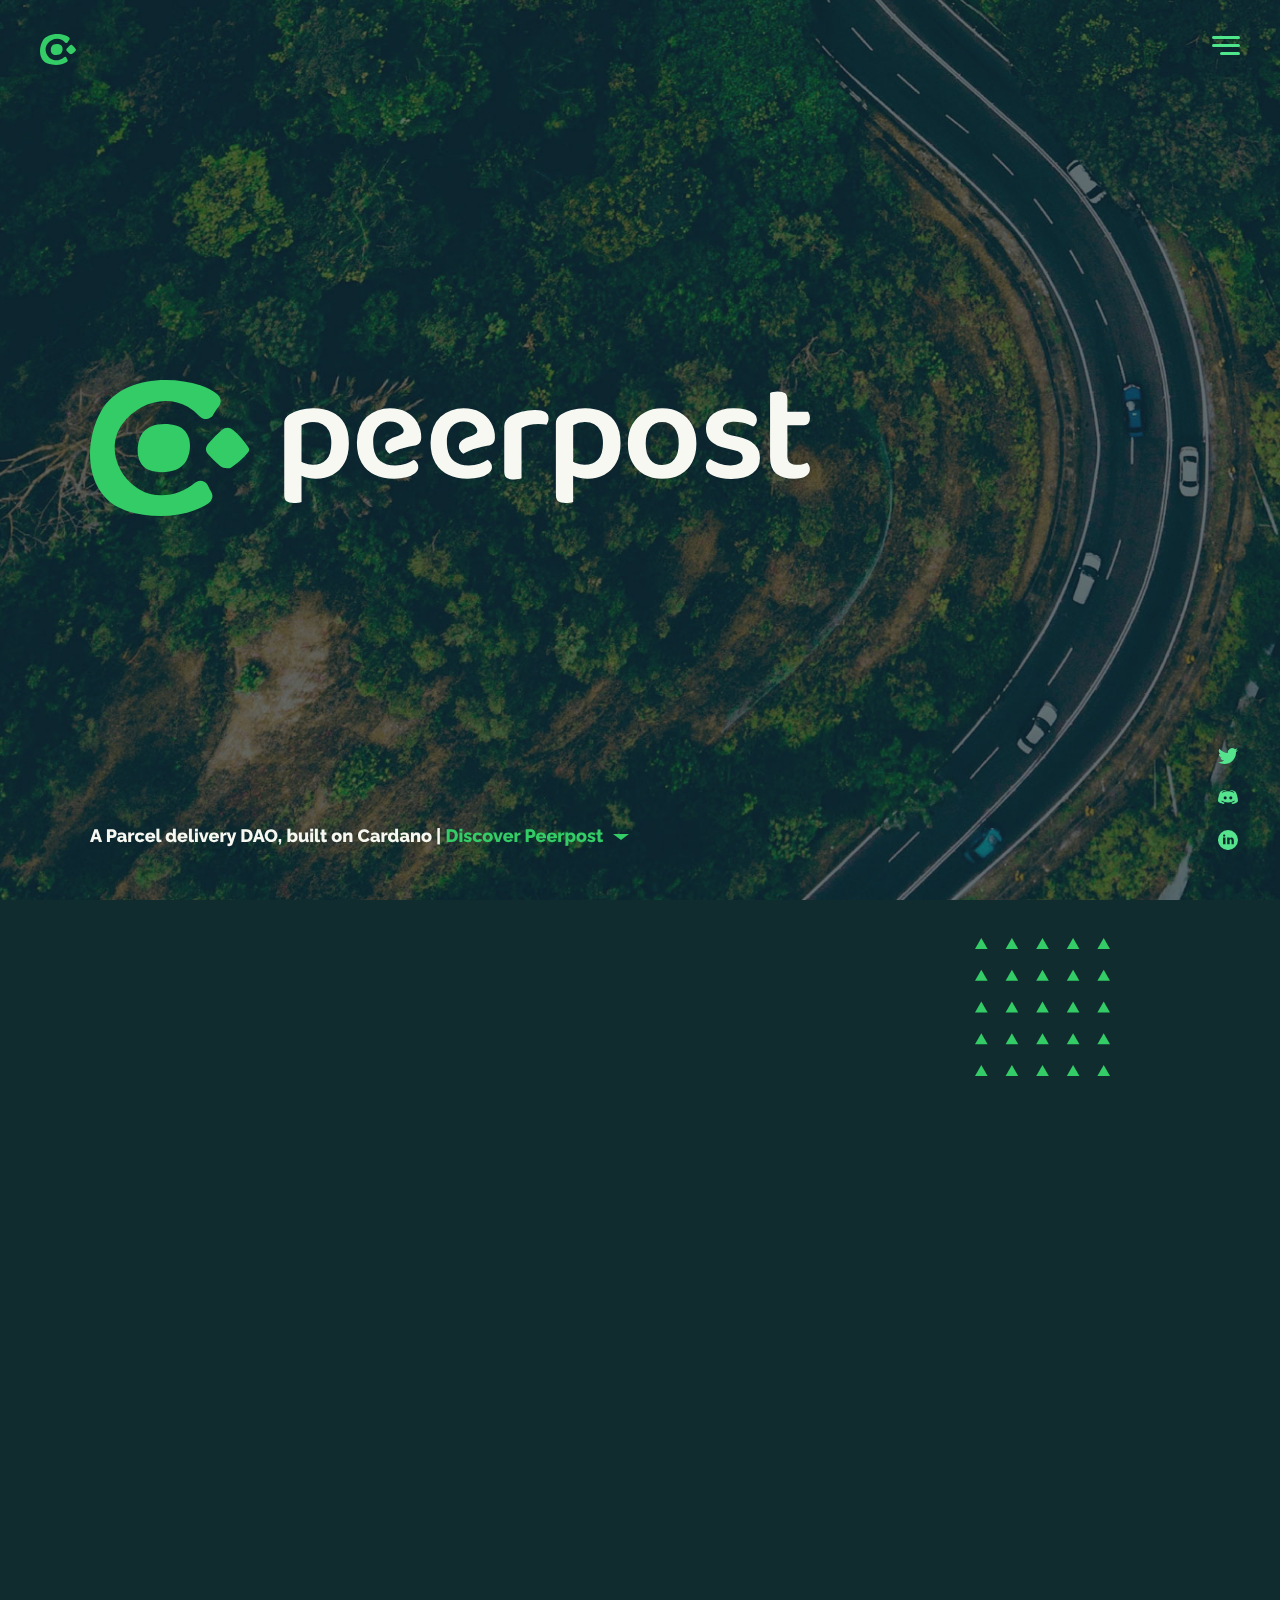
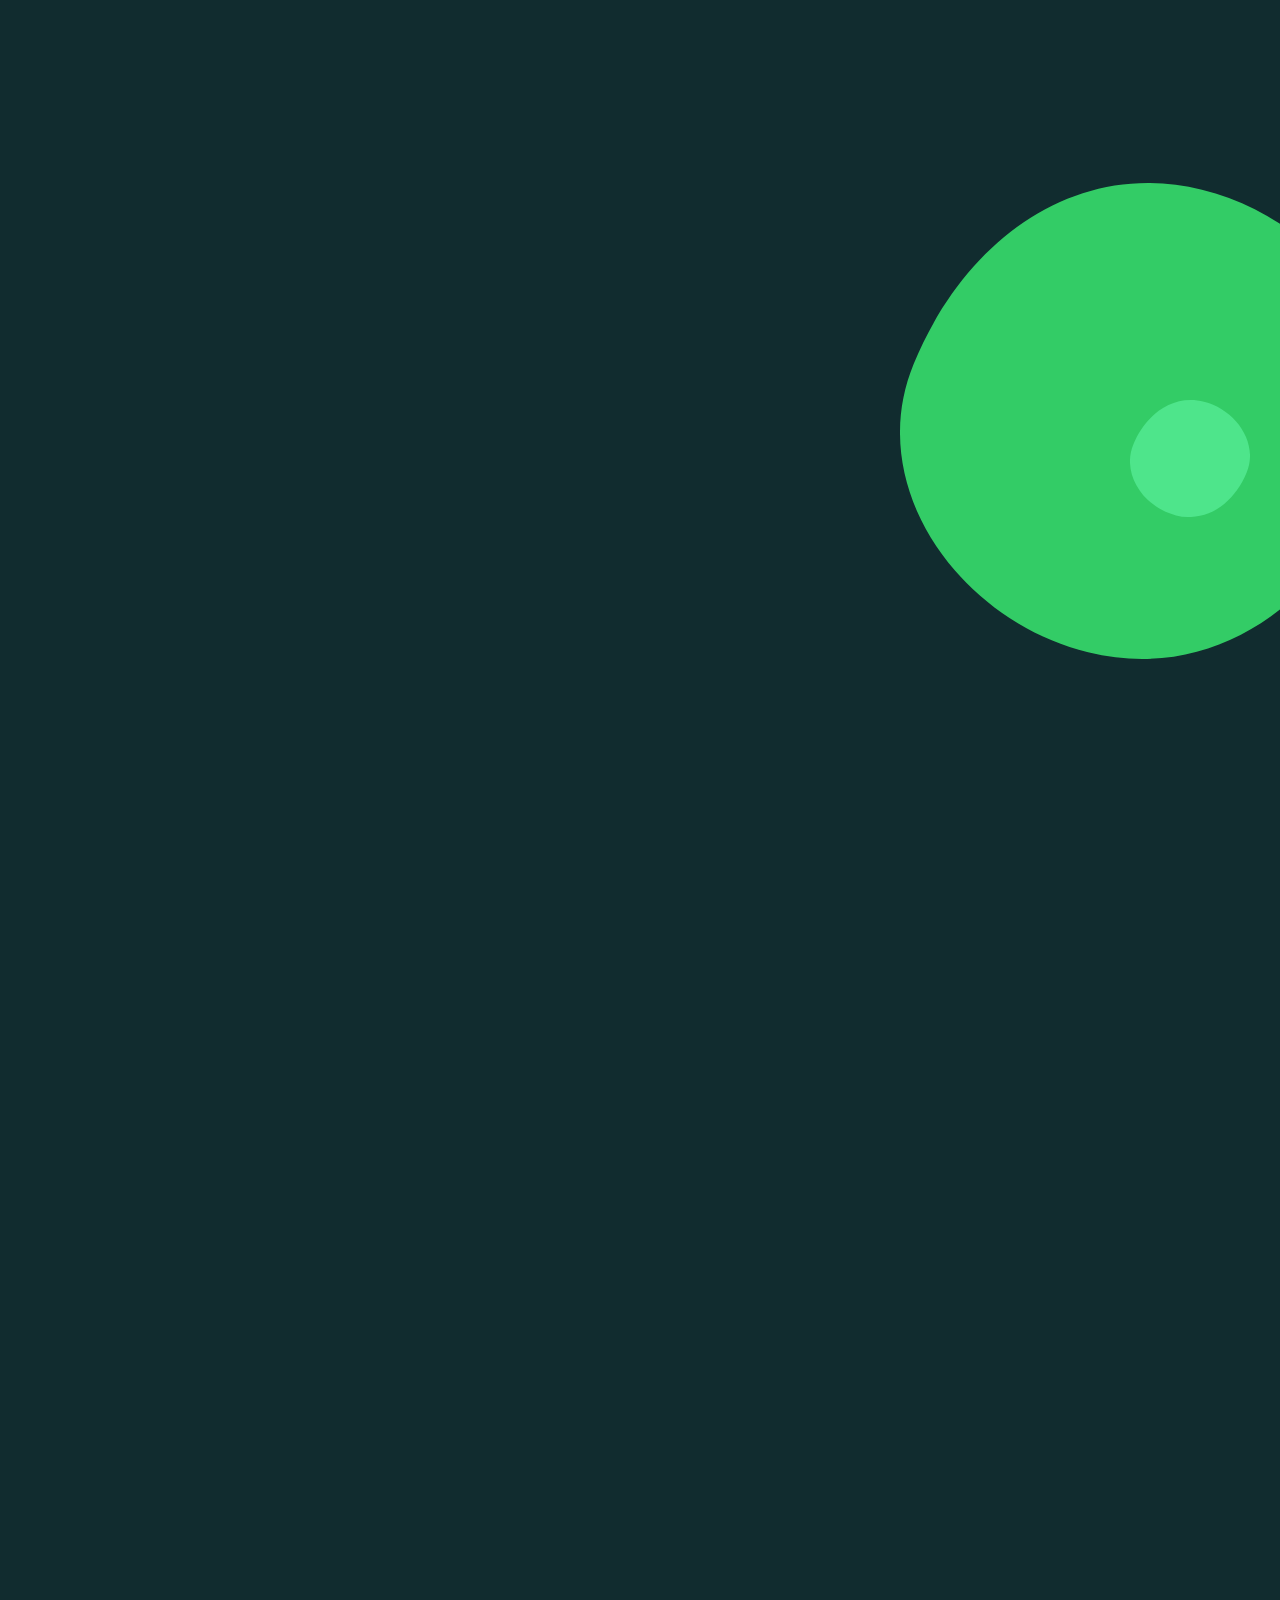
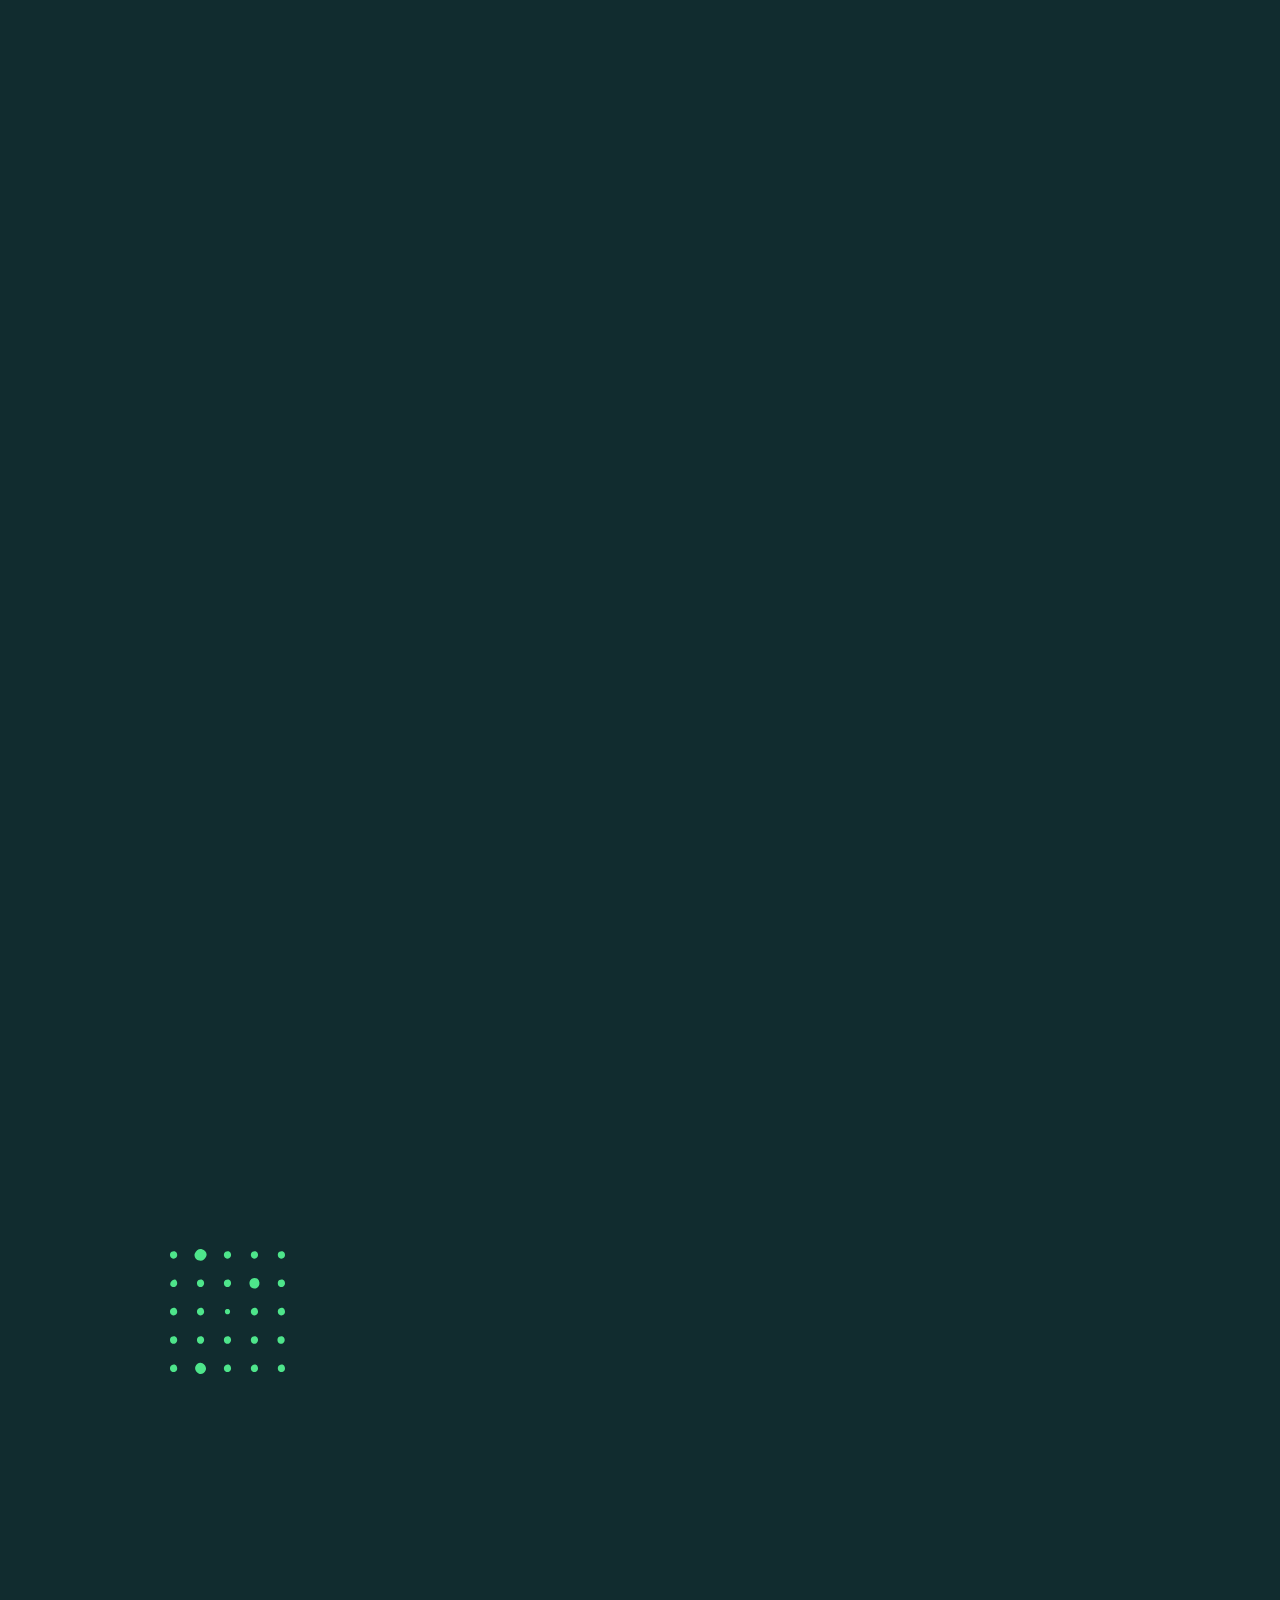
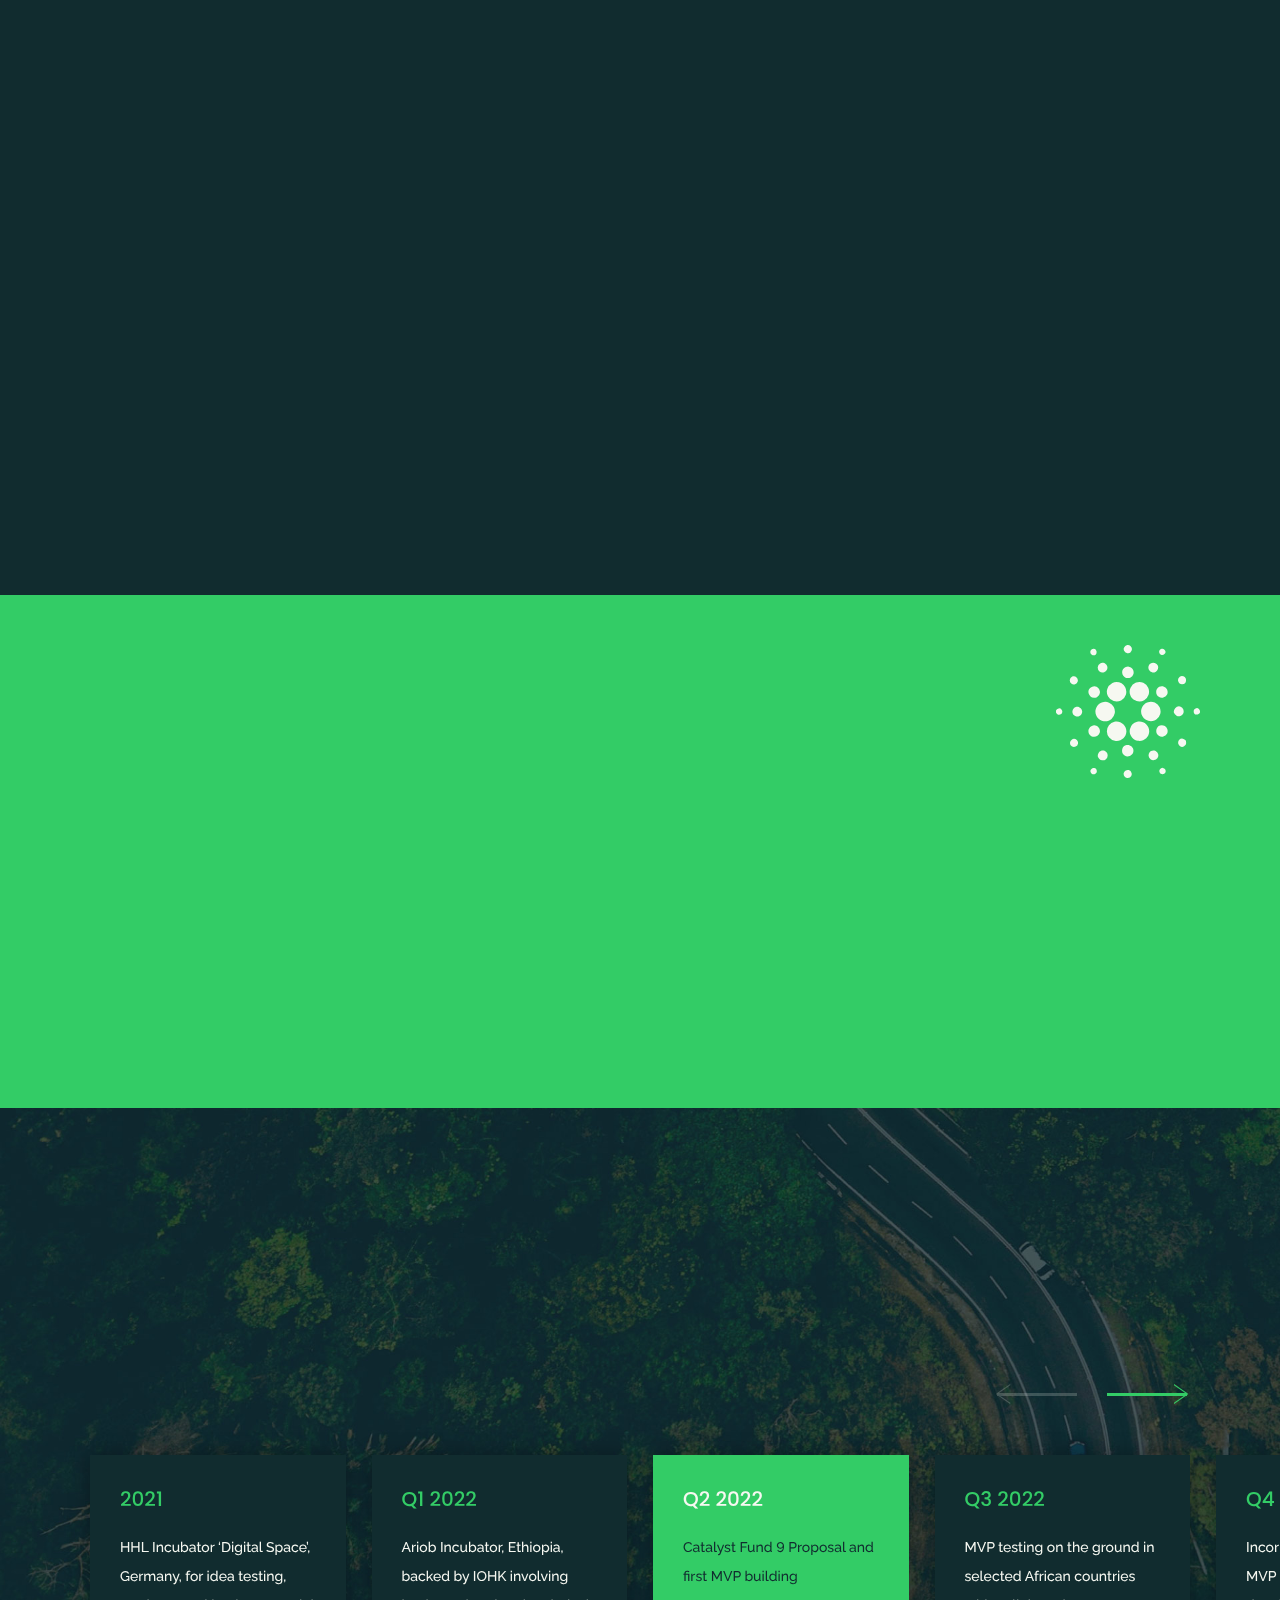
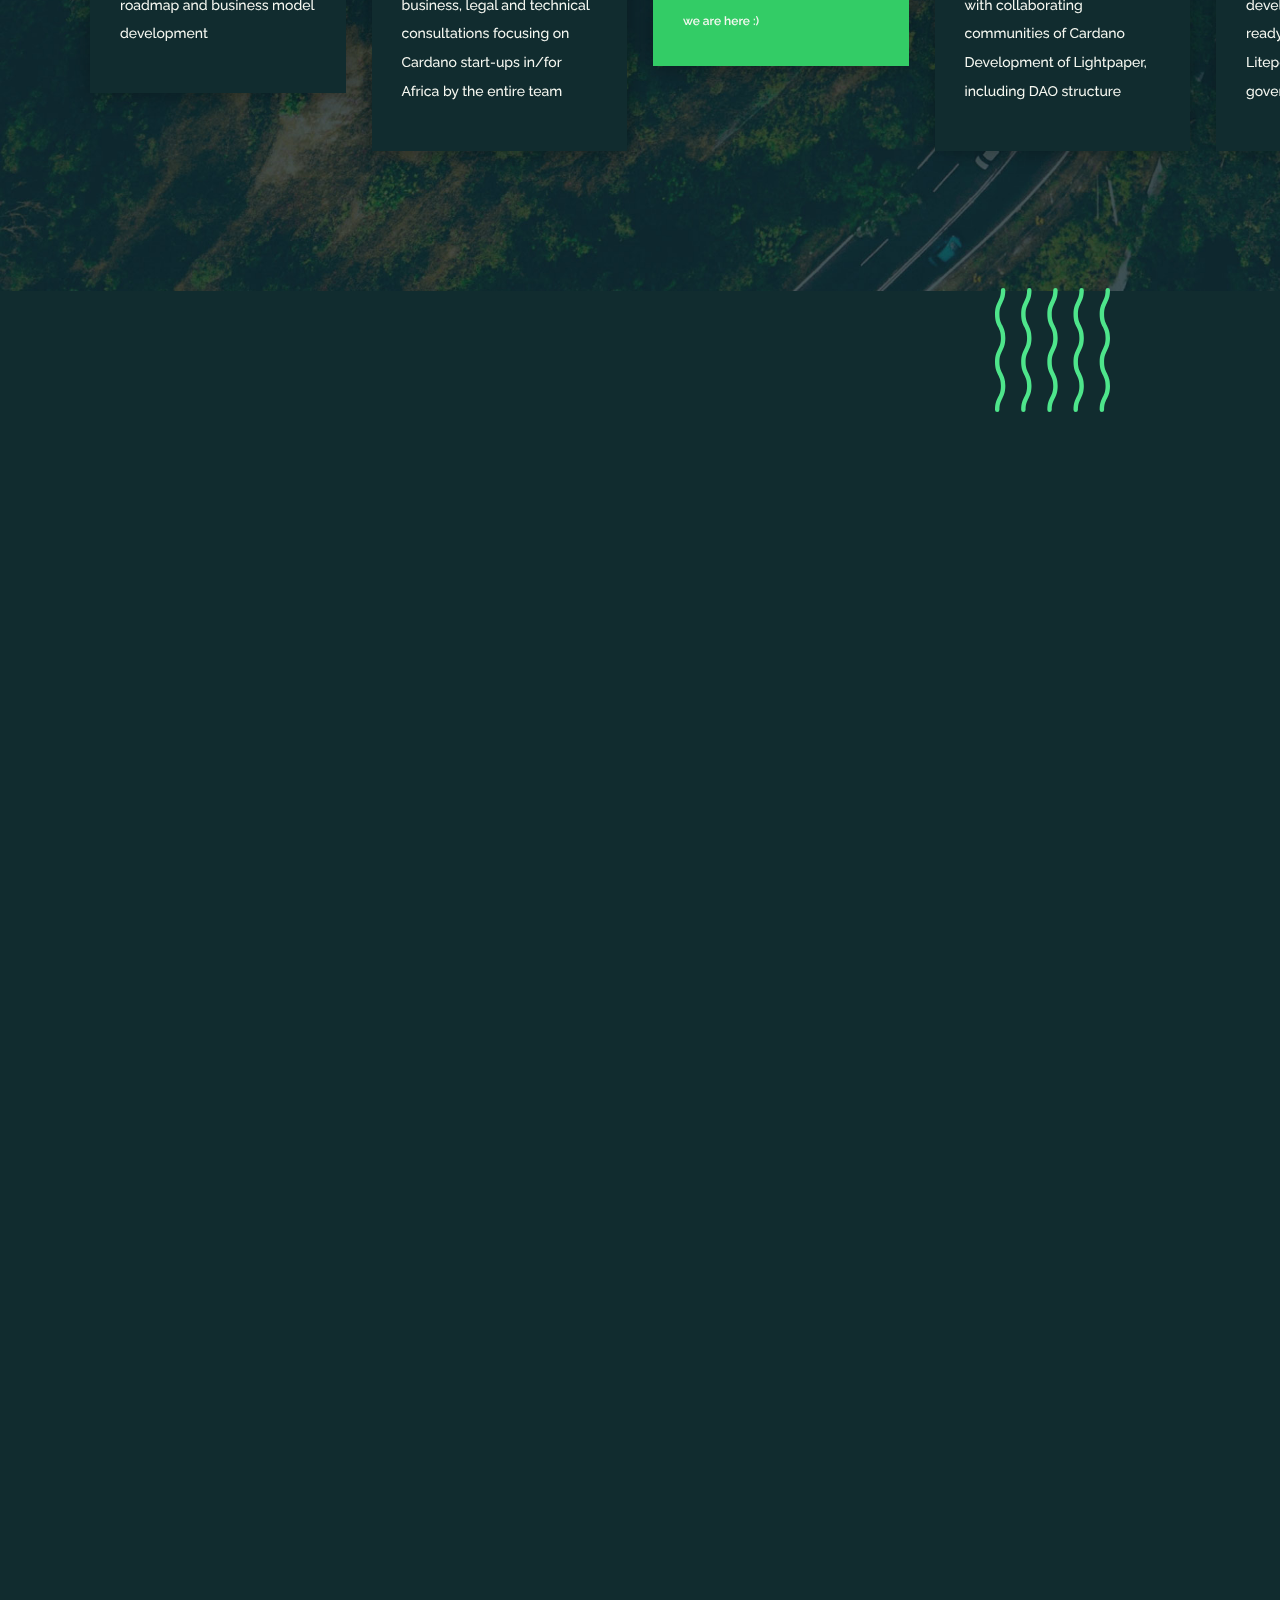
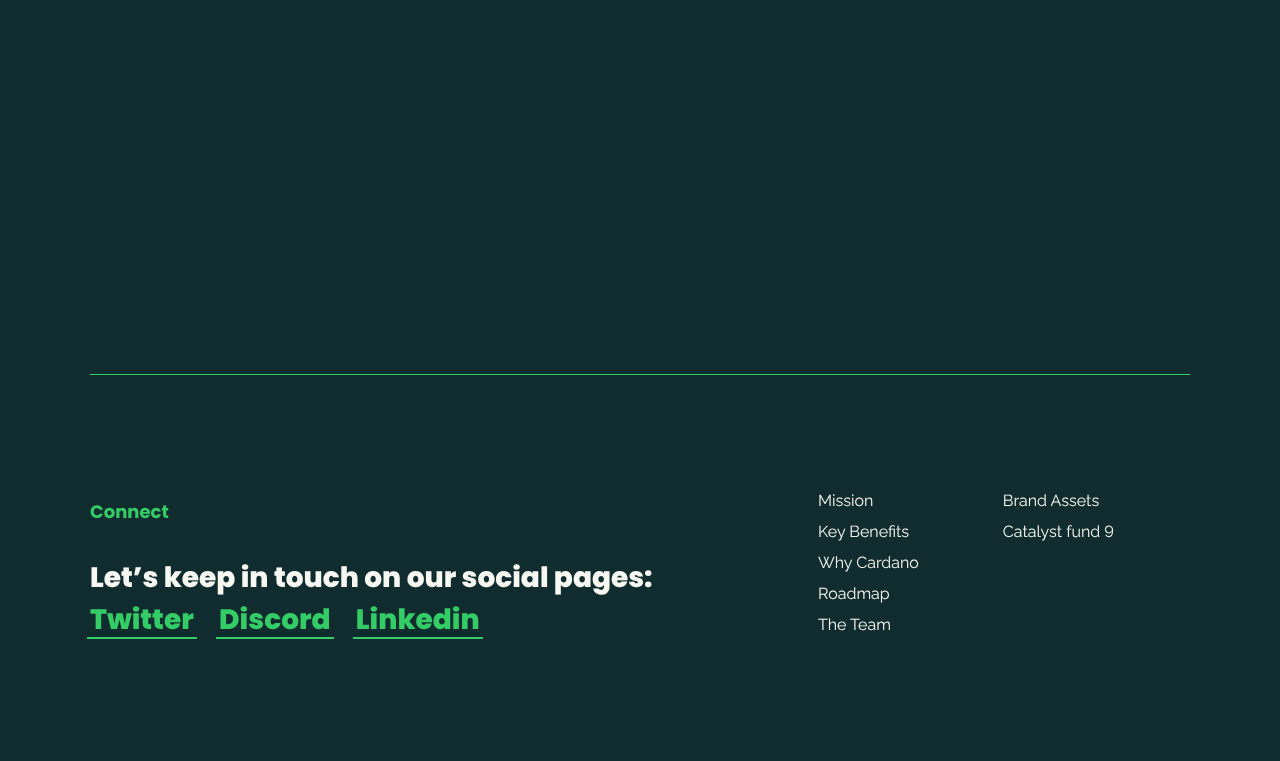
<file: index.html>
<!DOCTYPE html>
<html lang="en" dir="ltr">
	<head>
		<meta charset="utf-8" />
		<meta
			name="viewport"
			content="width=device-width, initial-scale=1.0, user-scalable=no, shrink-to-fit=no"
		/>

		<!-- safari mobile nav bar -->
		<meta name="theme-color" content="#112C2F" />

		<!-- Meta Tags Generic-->
		<title>Peerpost :: Home</title>
		<meta property="og:title" content="Peerpost :: Home" />
		<meta
			property="og:description"
			content="A Parcel delivery DAO, built on Cardano"
		/>
		<meta property="og:image" content="https://peerpost.io/img/og-image.jpg" />
		<meta name="twitter:card" content="summary_large_image" />

		<!--  Non-Essential, But Recommended -->
		<meta property="og:site_name" content="peerpost" />

		<link rel="icon" type="image/png" href="img/favicon.png" />

		<!-- Google fonts -->
		<link rel="preconnect" href="https://fonts.googleapis.com" />
		<link rel="preconnect" href="https://fonts.gstatic.com" crossorigin />
		<link
			href="https://fonts.googleapis.com/css2?family=Poppins:ital,wght@0,600;0,700;1,600;1,700&family=Raleway:ital,wght@0,300;0,400;0,500;0,600;0,700;1,300;1,400;1,700&display=swap"
			rel="stylesheet"
		/>

		<!-- css -->
		<link rel="stylesheet" href="css/style.css" />
		<link rel="stylesheet" href="css/loader.css" />
		<link rel="stylesheet" href="css/responsive.css" />
		<link rel="stylesheet" href="css/owl.carousel.min.css" />
		<link rel="stylesheet" href="css/owl.theme.default.min.css" />

		<!--jQuery libraries-->
		<script src="js/jquery-3-10-1-min.js" type="text/javascript"></script>
		<script src="js/smooth.js" type="text/javascript"></script>
		<script src="js/parallax.js" type="text/javascript"></script>
		<script src="js/owl.carousel.js" type="text/javascript"></script>
		<script src="js/owl.navigation.js" type="text/javascript"></script>
		<script src="js/lax.min.js" type="text/javascript"></script>

		<!-- jQuery custom code -->
		<script src="js/custom.js" type="text/javascript"></script>

		<!-- Global site tag (gtag.js) - Google Analytics -->
		<script
			async
			src="https://www.googletagmanager.com/gtag/js?id=G-HNZC8K12JK"
		></script>
		<script>
			window.dataLayer = window.dataLayer || [];
			function gtag() {
				dataLayer.push(arguments);
			}
			gtag("js", new Date());

			gtag("config", "G-HNZC8K12JK");
		</script>
	</head>

	<body>
		<!--page loader very basic, waits the load of the header background image and disappears-->
		<div class="obscurer">
			<div class="vertical-centered-box">
				<div class="contentt">
					<div class="loader-circle"></div>
					<div class="loader-line-mask">
						<div class="loader-line"></div>
					</div>
					<img src="img/svg/symbol.svg" height="70" width="70" />
				</div>
			</div>
		</div>

		<div class="burger">
			<span> </span>
			<span> </span>
			<span> </span>
		</div>

		<header>
			<ul>
				<li><a href="#mission">Mission</a></li>
				<li><a href="#key-benefits">Key Benefits</a></li>
				<li><a href="#cardano">Why Cardano</a></li>
				<li><a href="#roadmap">Roadmap</a></li>
				<li><a href="#the-team">The Team</a></li>
			</ul>
		</header>

		<main>
			<section id="social-fixed">
				<a href="https://twitter.com/peerpost_dao" target="_blank"><img src="img/svg/twitter.svg" /></a>
				<a href="https://discord.gg/pwKNbPYh" target="_blank"><img src="img/svg/discord.svg"/></a>
				<a href="#" target="_blank"><img src="img/svg/linkedin.svg" /></a>
			</section>

			<div class="top-button">
				<a href="#top-hero"><img src="img/svg/symbol.svg" /></a>
			</div>

			<section id="top-hero">
				<div class="workspace flex">
					<div class="scroll-tri-top-resp"></div>
					<div class="big-logo">
						<h1><img src="img/svg/base-v1.svg" alt="Peerpost" /></h1>
					</div>

					<div class="bottom-hero">
						<p>
							A Parcel delivery DAO, built on Cardano |
							<a class="disco" href="#mission" target="_blank">Discover Peerpost</a>
						</p>
					</div>

					<div class="top-fund9 flex">
						<a class="fund9" href="https://cardano.ideascale.com/c/idea/416992" target="_blank">
							<img src="img/svg/pf9.svg" /> Catalyst fund 9
							<span class="sec-link">MVP build</span>
						</a>

						<a class="fund9" href="https://cardano.ideascale.com/c/idea/423109" target="_blank">
							<img src="img/svg/pf9.svg" /> Catalyst fund 9
							<span class="sec-link">MVP testing</span>
						</a>
					</div>
				</div>
			</section>

			<section class="resp-catalist">
				<div class="workspace">
					<div class="flex">
						<img src="img/svg/pf9-dark.svg" />
						Catalyst fund 9
						<a class="but-cat-resp" href="https://cardano.ideascale.com/c/idea/416992" target="_blank"> MVP build </a>
						<a class="but-cat-resp" href="https://cardano.ideascale.com/c/idea/423109" target="_blank"> MVP testing </a>
					</div>
				</div>
			</section>

			<section id="mission">
				<div class="workspace">
					<div class="scroll-tri lax" data-lax-translate-y="(vh) 1, (-vh) -200" data-lax-anchor="self"></div>
					<div class="mission-1 animate fade-left">
						<h2 class="section-titles">Our Mission</h2>
						<p class="very-big-text">
							To provide faster, cheaper and greener parcel delivery in
							<span class="grassland">Africa</span>
						</p>
					</div>

					<div class="flex">
						<div class="m2 half animate fade-left">
							<h4 class="subtitles grassland">The Problem</h4>
							<p class="text-20">
								Postal services in African countries are expensive, unreliable,
								slow, inconvenient, inefficient and even inaccessible to many
								people.
							</p>
						</div>

						<div class="m2 half animate fade-left d200">
							<h4 class="subtitles grassland">The Solution</h4>
							<p>
								We are building on Cardano to disrupt the poor legacy of
								centralized postal delivery in Africa through an innovative,
								trustless and blockchain-based peer-to-peer solution, where
								profits are kept by the community and not extracted by large
								corporations.
							</p>
						</div>
					</div>
				</div>
			</section>

			<section id="key-benefits">
				<div class="workspace">
					<div class="flex">
						<div class="benefit-left">
							<div class="b-content">
								<div class="b-area-text kb1 animate fade-left">
									<h2 class="section-titles">Key Benefit</h2>
									<p class="very-big-text">Faster</p>
									<p class="text-20">
										People transporting parcels through our system usually go
										directly to the delivery location and hence require less
										time for delivery than centralized postal agencies, which on
										average need at least several days up to a week for
										nationwide postal delivery.
									</p>
								</div>
							</div>

							<div class="b-content">
								<div class="b-area-text kb2 animate fade-left">
									<h2 class="section-titles">Key Benefit</h2>
									<p class="very-big-text">Cheaper</p>
									<p class="text-20">
										African public post offices are more expensive on average
										than their European counterparts. Transporters of our
										decentralized delivery system bear most of the fixed cost of
										the transport themselves as they are going to the
										destination of the deliverable parcel in the first place.
									</p>
								</div>
							</div>

							<div class="b-content">
								<div class="b-area-text kb3 animate fade-left">
									<h2 class="section-titles">Key Benefit</h2>
									<p class="very-big-text">Greener</p>
									<p class="text-20">
										When a transporter goes to the destination in the first
										place and takes a parcel with him/her creates a lower
										ecological impact than an highly efficient centralized
										postal delivery service infrastructure.
									</p>
								</div>
							</div>
						</div>

						<div class="benefit-right">
							<div class="wrapper">
								<div class="ins-w">
									<img id="s-img-1" src="img/slider-1.jpg" />
									<img id="s-img-2" src="img/slider-2.jpg" />
									<img id="s-img-3" src="img/slider-3.jpg" />
								</div>
							</div>
						</div>
					</div>
				</div>
			</section>

			<section id="much-more">
				<div class="workspace">
					<div class="scroll-dots lax" data-lax-translate-y="(vh) 1, (-vh) -200" data-lax-anchor="self"></div>
					<div class="mm-top animate">
						<p class="very-big-text">
							And so much <span class="kambaba">more!</span>
						</p>
					</div>

					<div class="flex">
						<div class="more-card animate fade-bottom">
							<div class="mc-dots"></div>
							<h4 class="subtitles grassland">Digital</h4>
							<p>
								No expensive postal shops or paperwork needed. An entirely
								digital solution accessible with your phone.
							</p>
						</div>

						<div class="more-card animate fade-bottom d200">
							<div class="mc-dots"></div>
							<h4 class="subtitles grassland">Trustless</h4>
							<p>
								No need to trust anybody as the economic incentives for proper
								delivery is enshrined in the Smart Contract of the Cardano
								blockchain.
							</p>
						</div>

						<div class="more-card animate fade-bottom d400">
							<div class="mc-dots"></div>
							<h4 class="subtitles grassland">Reliable</h4>
							<p>
								High quality of delivery without damages are guaranteed due to
								the economic incentives for the transporter.
							</p>
						</div>

						<div class="more-card animate fade-bottom">
							<div class="mc-dots"></div>
							<h4 class="subtitles grassland">On time</h4>
							<p>Transporters are highly incentivised to deliver on time.</p>
						</div>

						<div class="more-card animate fade-bottom d200">
							<div class="mc-dots"></div>
							<h4 class="subtitles grassland">Home to home</h4>
							<p>Options of having from/to-door pickup and delivery.</p>
						</div>

						<div class="more-card animate fade-bottom d400">
							<div class="mc-dots"></div>
							<h4 class="subtitles grassland">Treacable</h4>
							<p>Follow the parcel through GPS tracking.</p>
						</div>
					</div>
				</div>
			</section>

			<section id="cardano">
				<div class="workspace flex">
					<div class="ada"><img src="img/svg/cardano.svg" /></div>
					<div class="half animate fade-left">
						<h2 class="section-titles kambaba">Why Cardano?</h2>
						<p class="medium-big-text">
							Because it’s the most secure, decentralized and purpose driven
							Blockchain with Smart Contract capabilities.
						</p>
					</div>

					<div class="half animate fade-left d200">
						<ul class="kambaba">
							<li>Low ecological footprint due to PoS</li>
							<li>Focus on Africa</li>
							<li>Built to solve real world issues</li>
							<li>
								Enthusiastic community wanting to make the world a better place
							</li>
							<li>
								Catalyst as the biggest decentralized VC-Fund in the world
							</li>
						</ul>
					</div>
				</div>
			</section>

			<section id="roadmap">
				<div class="workspace">
					<h2 class="section-titles animate fade-left">Roadmap</h2>
					<p class="very-big-text animate fade-left">
						Where we <br />are <span class="grassland"> headed</span>
					</p>
					<div class="carousel owl-carousel">
						<div class="time-card">
							<p class="subtitle">2021</p>
							<p>
								HHL Incubator ‘Digital Space’, Germany, for idea testing,
								roadmap and business model development
							</p>
						</div>

						<div class="time-card">
							<p class="subtitle">Q1 2022</p>
							<p>
								Ariob Incubator, Ethiopia, backed by IOHK involving business,
								legal and technical consultations focusing on Cardano start-ups
								in/for Africa by the entire team
							</p>
						</div>

						<div class="time-card current">
							<p class="subtitle">Q2 2022</p>
							<p>Catalyst Fund 9 Proposal and first MVP building</p>
						</div>

						<div class="time-card">
							<p class="subtitle">Q3 2022</p>
							<p>
								MVP testing on the ground in selected African countries with
								collaborating communities of Cardano Development of Lightpaper,
								including DAO structure
							</p>
						</div>

						<div class="time-card">
							<p class="subtitle">Q4 2022</p>
							<p>
								Incorporating the feedback of MVP testing into the development
								of the market-ready product Publication of Litepepar and DAO
								governance mechanism
							</p>
						</div>

						<div class="time-card">
							<p class="subtitle">Q1 2023</p>
							<p>
								Starting with local & regional marketing campaigns (Catalyst
								Fund 10). Implementation of DAO technically and legally.
								Governance token issuance
							</p>
						</div>
					</div>
				</div>
			</section>

			<section id="the-team">
				<div class="workspace">
					<div class="scroll-lines lax" data-lax-translate-y="(vh) 1, (-vh) -200" data-lax-anchor="self"></div>
					<h2 class="section-titles animate fade-left">The Team</h2>
					<p class="very-big-text animate fade-left">
						Who is <br /><span class="grassland"> building it?</span>
					</p>

					<div class="flex">
						<div class="team-card animate fade-bottom">
							<div class="team-card__content">
								<div class="wave"><img src="img/svg/lines.svg" /></div>
								<div class="team-top">
									<div><img src="img/team/jeremy.jpg" /></div>
									<div>
										<h4 class="grassland">Jeremias Krämer</h4>
										<p>Management</p>
									</div>
								</div>
								<div class="team-bottom">
									<p>
										Academic background in economics & law and blockchain &
										entrepreneurship. Professional experience in int.
										development cooperation at private and public institutions.
										Completed two startup incubator programs.
									</p>
									<a
										href=" https://www.linkedin.com/in/jeremiaskr%C3%A4mer/"
										target="_blank"
										>Linkedin profile ></a
									>
								</div>
							</div>
						</div>

						<div class="team-card animate fade-bottom d200">
							<div class="team-card__content">
								<div class="wave"><img src="img/svg/lines.svg" /></div>

								<div class="team-top">
									<div><img src="img/team/piyush.jpg" /></div>
									<div>
										<h4 class="grassland">Piyush Thapa</h4>
										<p>Backend Dev</p>
									</div>
								</div>
								<div class="team-bottom">
									<p>
										A backend developer with 6+ year experience, who joined
										Plutus Pioneer Programme #1 & recently finished Cardano
										professional course at Emurgo. He loves writing Elixir, Rust
										& Haskell.
									</p>
									<a
										href="https://www.linkedin.com/in/piyush-thapa/"
										target="_blank"
										>Linkedin profile ></a
									>
								</div>
							</div>
						</div>

						<div class="team-card animate fade-bottom d400">
							<div class="team-card__content">
								<div class="wave"><img src="img/svg/lines.svg" /></div>
								<div class="team-top">
									<div><img src="img/team/luigi.jpg" /></div>
									<div>
										<h4 class="grassland">Luigi Carlini</h4>
										<p>Design, WebDev, UX UI</p>
									</div>
								</div>
								<div class="team-bottom">
									<p>
										Hi! I’m an Art Director and designer, highly fascinated by
										the world of coding. At the same time I am a web developer,
										highly fascinated by the world of design… 15 years of
										experience
									</p>
									<a href="https://www.linkedin.com/in/luigi-carlini/ " target="_blank">Linkedin profile ></a>
								</div>
							</div>
						</div>

					<!--	<div class="team-card animate fade-bottom">
							<div class="team-card__content">
								<div class="wave"><img src="img/svg/lines.svg" /></div>
								<div class="team-top">
									<div><img src="img/team/omar.jpg" /></div>
									<div>
										<h4 class="grassland">Omar Mefire</h4>
										<p>Backend Dev</p>
									</div>
								</div>
								<div class="team-bottom">
									<p>
										I am a software developer with 12+ years of experience and
										currently working as Sr. Software Engineer at Microsoft. I
										am also a plutus pioneer cohort #1 and I love writing
										haskell
									</p>
									<a
										href="https://www.linkedin.com/in/omar-mefire-7b611526/"
										target="_blank"
										>Linkedin profile ></a
									>
								</div>
							</div>
						</div> -->

						<div class="team-card animate fade-bottom d200">
							<div class="team-card__content">
								<div class="wave"><img src="img/svg/lines.svg" /></div>
								<div class="team-top">
									<div><img src="img/team/nat.jpg" /></div>
									<div>
										<h4 class="grassland">Nathaniel Boahen</h4>
										<p>Frontend Dev</p>
									</div>
								</div>
								<div class="team-bottom">
									<p>
										I am a computer scientist by training, and have been working
										as a software engineer since 2010. I am currently focused on
										incorporating blockchain, machine learning, and process
										automation into building impactful solutions.
									</p>
									<a href="https://www.linkedin.com/in/nathanielboahen/ " target="_blank">Linkedin profile ></a>
								</div>
							</div>
						</div>

						<div class="team-card animate fade-bottom d400">
							<div class="team-card__content">
								<div class="wave"><img src="img/svg/lines.svg" /></div>
								<div class="team-top">
									<div><img src="img/team/aayush.jpg" /></div>
									<div>
										<h4 class="grassland">Aayush Thapa</h4>
										<p>Frontend Dev</p>
									</div>
								</div>
								<div class="team-bottom">
									<p>
										A full stack developer with 4+ years of experience in
										development of web app (React, Svelte), mobile (React
										Native, Flutter, Swift) and Rust (backend).
									</p>
									<a href="https://www.linkedin.com/in/aayushth/" target="_blank">Linkedin profile ></a>
								</div>
							</div>
						</div>
					</div>
				</div>
			</section>

			<section id="partners">
				<div class="workspace animate fade-bottom">
					<h2 class="section-titles">Our Partners</h2>


					<div class="sponsor-images">

						<a href="https://www.wada.org/" target="_blank" alt="WADA"><img src="img/partners/wada.png" /></a>
						<a href="https://ioincubator.com/startups/" target="_blank" alt="Airob incubaor"><img src="img/partners/airob.png" /></a>
						<a href="https://www.iceaddis.com/" target="_blank" alt="Iceaddis"><img src="img/partners/iceaddis.png" /></a>
					</div>

				<!--	<p class="medium-big-text">
						The Ariob Incubator is a 5-month, cohort based, startup support
						program backed by IOHK and designed to boost the growth of high
						potential startups through professional business consulting,
						training, market linkage opportunities, and
						<span class="grassland">seed investments.</span>
					</p> -->

					<!--
					<div class="big-partners">
						<a href="https://ariob.io/startups/" target="_blank">Airob Incubator</a>
						<a href="https://www.wada.org/" target="_blank">WADA</a>
					</div>
					-->

				</div>
			</section>
		</main>

		<footer>
			<div class="workspace flex">
				<div class="foot-left">
					<h4 class="subtitles grassland">Connect</h4>
					<p class="medium-big-text">
						Let’s keep in touch on our social pages:<br />
						<a href="https://twitter.com/peerpost_dao">Twitter</a>
						<a href="https://discord.gg/pwKNbPYh" target="_blank">Discord</a>
						<a href="#">Linkedin</a>
					</p>
				</div>

				<div class="foot-right flex">
					<ul>
						<li><a href="#mission">Mission</a></li>
						<li><a href="#key-benefits">Key Benefits</a></li>
						<li><a href="#cardano">Why Cardano</a></li>
						<li><a href="#roadmap">Roadmap</a></li>
						<li><a href="#the-team">The Team</a></li>
					</ul>

					<ul>
						<li>
							<a href="https://drive.google.com/drive/folders/1727zwwD8ZutXwnfQfjuPytX-uaifKli3?usp=sharing" target="_blank">Brand Assets</a>
						</li>
						<li>
							<a href="https://cardano.ideascale.com/c/idea/416992" target="_blank">Catalyst fund 9</a>
						</li>
					</ul>
				</div>
			</div>
		</footer>
	</body>
</html>
</file>
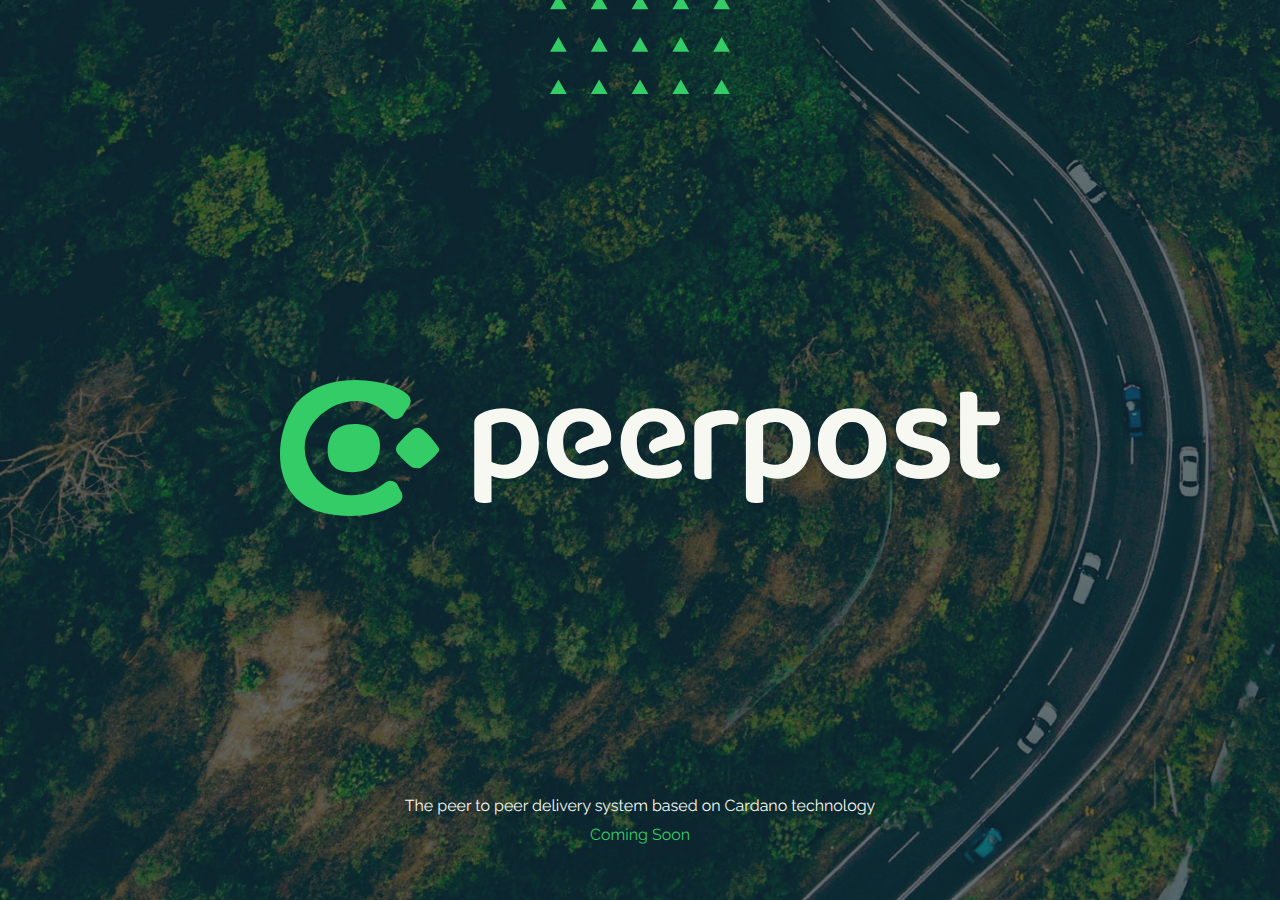
<file: coming-soon.html>
<!DOCTYPE html>
<html lang="en" dir="ltr">
<head>
  <meta charset="utf-8">
  <meta name="viewport" content="width=device-width, initial-scale=1.0, user-scalable=no, shrink-to-fit=no">

  <!-- Meta Tags Generic-->
  <title>peerpost | coming soon</title>
  <meta name="description" content="The first peer to peer delivery system, powered by blockchain">
  <meta name="og:image" content="img/og-image.jpg">
  <link rel="icon" type="image/png" href="img/favicon.png" />


  <!--  Non-Essential, But Recommended -->
  <meta property="og:site_name" content="peerpost">

  <!-- Google fonts -->
  <link rel="preconnect" href="https://fonts.googleapis.com">
  <link rel="preconnect" href="https://fonts.gstatic.com" crossorigin>
  <link href="https://fonts.googleapis.com/css2?family=Poppins:ital,wght@0,600;0,700;1,600;1,700&family=Raleway:ital,wght@0,300;0,400;0,700;1,300;1,400;1,700&display=swap" rel="stylesheet">

  <!-- css -->
  <link rel="stylesheet" href="css/style.css">
  <link rel="stylesheet" href="css/coming-soon.css">
  <link rel="stylesheet" href="css/responsive.css">

</head>

<body>

<main class="coming-soon">
  <div class="mainback"></div>
  <div class="triangul">
    <img src="img/svg/trianguls-green.svg" alt="Peerpost"/>
  </div>

  <h1 class="temp"><img src="img/svg/base-v1.svg" alt="Peerpost"/></h1>

  <div class="bottom-content">
    <p>The peer to peer delivery system based on Cardano technology</p>
    <p class="grassland">Coming Soon</p>
  </div>
</main>



</body>
</html>
</file>
<file: css/style.css>
:root {
	/* Colors: */

	--marula: #e2de4b; /*yellow*/
	--wagasi: #f6f8f1; /*white*/
	--turkana: #4ee58b; /*light-green*/
	--grassland: #33cc66; /*green*/
	--kambaba: #112c2f; /*black*/

	/* Fonts: */
	--titles: "Poppins", sans-serif;
	--text: "Raleway", sans-serif;
}

html,
body {
	margin: 0;
	padding: 0;
}

body {
	font-family: var(--text);
	line-height: 1.8em;
	text-rendering: geometricPrecision;
	font-variant-numeric: lining-nums;
	color: var(--wagasi);
	overflow-x: hidden !important;
	max-width: 100vw !important;
}

body::before {
	position: absolute;
	content: "";
	width: 100%;
	height: 100%;
	background: #0b1415;
	left: 0;
	top: 0;
	z-index: 20;
	opacity: 0;
	pointer-events: none;
	transition-duration: 0.3s;
	-moz-transition-duration: 0.3s;
	-webkit-transition-duration: 0.3s;
}

body.menu-on::before {
	opacity: 0.4;
}

div {
	box-sizing: border-box;
}

h1,
h2,
h3,
h4,
h5 {
	font-family: var(--titles);
}

.grassland {
	color: var(--grassland);
}

.wagasi {
	color: var(--wagasi);
}

.kambaba {
	color: var(--kambaba);
}

.section-titles {
	color: var(--grassland);
	font-size: 20px;
	margin-bottom: 8px;
}

.section-titles.kambaba {
	color: var(--kambaba);
}

.very-big-text {
	font-size: 58px;
	line-height: 72px;
	font-family: var(--titles);
	margin-top: 0;
	margin-bottom: 30px;
	font-weight: 600;
	letter-spacing: -0.03em;
}

.medium-big-text {
	font-size: 38px;
	line-height: 52px;
	font-family: var(--titles);
	margin-top: 0;
	margin-bottom: 0px;
	font-weight: 800;
}

.text-20 {
	font-size: 20px;
	line-height: 40px;
	font-weight: 500;
	margin-top: 16px;
}

a {
	color: var(--grassland);
	text-decoration: none;
	font-weight: 800;
	transition-duration: 0.3s;
	-moz-transition-duration: 0.3s;
	-webkit-transition-duration: 0.3s;
}

a:hover {
	text-decoration: underline;
}

body {
	position: relative;
	background-color: var(--kambaba);
}

#top-hero {
	position: relative;
	height: 100vh;
	width: 100%;

	top: 0;
}

.flex {
	display: flex;
}

.half {
	width: calc(50% - 20px);
}

.workspace {
	max-width: 1120px;
	width: calc(100% - 180px);
	margin: auto;
	position: relative;
}

#top-hero .workspace {
	align-items: center;
	height: 100vh;
}

.big-logo {
	width: 80%;
	max-width: 720px;
}

#top-hero .workspace h1 {
	width: 100%;
}

.bottom-hero {
	position: absolute;
	bottom: 30px;
	left: 0;
	font-size: 18px;
	font-weight: 800;
}

.top-fund9 {
	position: absolute;
	top: 0;
}

a.fund9 {
	display: flex;
	background: var(--kambaba);
	padding: 14px 18px;
	box-shadow: 0px 0px 12px rgba(0, 0, 0, 0.2);
	white-space: nowrap;
	margin-top: 20px;
	transition-duration: 0.4s;
	-moz-transition-duration: 0.4s;
	-webkit-transition-duration: 0.4s;
}

a.fund9:hover {
	transform: scale(1.05);
	-moz-transform: scale(1.05);
	-webkit-transform: scale(1.05);
}

a.fund9 img {
	width: 30px;
	margin-right: 12px;
}

a.fund9 span.sec-link {
	color: var(--wagasi);
	margin-left: 12px;
}

a.fund9:hover {
	text-decoration: none;
}

a.fund9:first-child {
	margin-right: 18px;
}

.cata {
	position: relative;
}
.cata::after {
	content: "";
	width: 16px;
	height: 6px;
	background: url("../img/svg/tri.svg") center center no-repeat;
	background-size: 16px;
	position: absolute;
	right: -22px;
	top: 7px;
	transform: rotate(-90deg);
	-moz-transform: rotate(-90deg);
	-webkit-transform: rotate(-90deg);
	transition-duration: 0.15s;
	-moz-transition-duration: 0.15s;
	-webkit-transition-duration: 0.15s;
}

.cata:hover::after {
	right: -28px;
}

.disco {
	position: relative;
}

.disco::after {
	content: "";
	width: 16px;
	height: 6px;
	background: url("../img/svg/tri.svg") center center no-repeat;
	background-size: 16px;
	position: absolute;
	right: -26px;
	top: 8px;
	transition-duration: 0.15s;
	-moz-transition-duration: 0.15s;
	-webkit-transition-duration: 0.15s;
}

.disco:hover::after {
	top: 14px;
}

#social-fixed {
	position: fixed;
	bottom: 32px;
	right: 40px;
	width: 24px;
	z-index: 30;
}

#social-fixed img {
	width: 20px;
	padding: 8px 2px;
}

#social-fixed img {
	transition-duration: 0.15s;
	-moz-transition-duration: 0.15s;
	-webkit-transition-duration: 0.15s;
}

#social-fixed img:hover {
	transform: scale(1.2);
	-webkit-transform: scale(1.2);
	-moz-transform: scale(1.2);
}

header {
	position: fixed;
	z-index: 20;
	right: 0;
	top: 0;
	height: 100vh;
	width: 0;
	background-color: var(--kambaba);
	transition-duration: 0.4s;
	-moz-transition-duration: 0.4s;
	-webkit-transition-duration: 0.4s;
	overflow: hidden;
	display: flex;
	align-items: center;
	justify-content: center;
	text-align: right;
}

header ul {
	padding: 0;
	margin: 0;
	opacity: 0;
	transition-duration: 0.2s;
	-moz-transition-duration: 0.2s;
	-webkit-transition-duration: 0.2s;
}

header ul li {
	list-style: none;
	margin: 18px;
}

header ul li a {
	font-weight: 400;
	font-size: 24px;
	text-align: right;
	color: var(--wagasi);
	position: relative;
	width: max-content;
	white-space: nowrap;
}

header ul li a:hover {
	text-decoration: none;
	color: var(--kambaba);
}

header ul li a:before {
	z-index: -1;
	position: absolute;
	height: 100%;
	width: 0px;
	right: -6px;
	top: 0px;
	content: "";
	background: var(--grassland);
	transition-duration: 0.3s;
	-moz-transition-duration: 0.3s;
	-webkit-transition-duration: 0.3s;
}

header ul li a:hover:before {
	width: calc(100% + 12px);
}

header.expand {
	width: 400px;
	box-shadow: 0px 0px 26px rgba(0, 3, 2, 0.26);
}

header.expand ul {
	opacity: 1;
}

.burger {
	width: 28px;
	height: 28px;
	position: relative;
	top: 32px;
	right: 40px;
	cursor: pointer;
	position: fixed;
	z-index: 50;
}

.burger span {
	height: 3px;
	width: 100%;
	background: var(--turkana);
	border-radius: 2px;
	position: absolute;
	transition-duration: 0.15s;
	-moz-transition-duration: 0.15s;
	-webkit-transition-duration: 0.15s;
}

.burger span:nth-child(1) {
	top: 4px;
}

.burger span:nth-child(2) {
	top: 12px;
}

.burger span:nth-child(3) {
	top: 20px;
	right: 0;
	width: 20px;
}

.burger:hover span:nth-child(3) {
	width: 28px;
}

.burger:hover span:nth-child(1) {
	width: 20px;
}

/*burger close icon states*/

.burger.close-icon span:nth-child(2) {
	opacity: 0;
	transform: translateX(-20px);
}

.burger.close-icon span:nth-child(1) {
	transform: rotate(45deg) translateX(6px) translateY(6px);
	width: 28px;
}

.burger:hover.close-icon span:nth-child(1) {
	transform: rotate(-45deg) translateX(-6px) translateY(5px);
	width: 28px;
}

.burger.close-icon span:nth-child(3) {
	transform: rotate(-45deg) translateX(6px) translateY(-5px);
	width: 28px;
}

.burger:hover.close-icon span:nth-child(3) {
	transform: rotate(45deg) translateX(-6px) translateY(-5px);
	width: 28px;
}

.top-button {
	position: fixed;
	top: 34px;
	left: 40px;
	z-index: 10;
	cursor: pointer;
}

.top-button img {
	transition-duration: 0.15s;
	-moz-transition-duration: 0.15s;
	-webkit-transition-duration: 0.15s;
}

.top-button:hover img {
	transform: translateY(0px) scale(1.2);
	-webkit-transform: translateY(0px) scale(1.2);
	-moz-transform: translateY(0px) scale(1.2);
}

.top-button img {
	width: 36px;
}

#mission {
	padding: 100px 0px;
}

#mission .flex {
	justify-content: space-between;
}

.mission-1 {
	width: 66%;
}

.m2 {
	margin-top: 60px;
}

h4.subtitles {
	margin-bottom: 0;
	font-size: 18px;
}

#key-benefits {
	padding: 0px 0px 50px 0px;
	position: relative;
}

.benefit-left {
	width: 50%;
	height: auto;
}

.benefit-right {
	width: 50%;
	height: 100vh;
	display: flex;
	align-items: center;
	position: sticky;
	position: -webkit-sticky;
	top: 0;
}

.benefit-right .wrapper {
	width: calc(100% - 26px);
	margin-left: 26px;
	height: 0;
	padding-bottom: calc(100% - 26px);
	position: relative;
}

.b-content {
	height: 100vh;
	width: 100%;
	display: flex;
	align-items: center;
}

.b-area-text {
	padding: 0px 36px;
}

.benefit-right .wrapper .ins-w {
	position: absolute;
	width: 100%;
	height: 100%;
	overflow: hidden;
}

.benefit-right .wrapper img {
	position: absolute;
	width: 100%;
	height: 100%;
	opacity: 0;
	transition-duration: 0.6s;
	-moz-transition-duration: 0.6s;
	-webkit-transition-duration: 0.6s;
	transform: scale(1.1);
}

.benefit-right .wrapper img.inview {
	opacity: 1;
	transform: scale(1.05) rotate(2deg);
}

.benefit-right .wrapper::after {
	content: "";
	width: 120px;
	height: 120px;
	background: url("../img/svg/round-small.svg") center center no-repeat;
	background-size: 120px;
	position: absolute;
	right: -60px;
	top: calc(50% - 120px);
}

.benefit-right .wrapper::before {
	content: "";
	width: 490px;
	height: 490px;
	background: url("../img/svg/round-big.svg") center center no-repeat;
	background-size: 490px;
	position: absolute;
	right: -200px;
	top: -80px;
}

#much-more {
	padding: 50px 0px 30px 0px;
}
.mm-top {
	position: relative;
	padding: 130px 0px;
}

.mm-top p {
	position: relative;
}

.mm-top.inview {
	opacity: 1;
}

.mm-top:before {
	content: "";
	width: 0;
	height: calc(100% + 60px);
	background: var(--grassland);
	left: -30px;
	top: -30px;
	position: absolute;
	transition-duration: 0.6s;
	-moz-transition-duration: 0.6s;
	-webkit-transition-duration: 0.6s;
}

.mm-top.inview:before {
	width: calc(100% + 60px);
}

#much-more .flex {
	column-gap:30px;
	flex-wrap: wrap;
	position: relative;
	margin-top: -40px;
}

.more-card {
	width: calc(33.33% - 20px);
	background-color: var(--kambaba);
	box-shadow: 0px 0px 20px rgba(0, 0, 0, 0.32);
	padding: 30px;
	margin-bottom: 80px;
	position: relative;
}

.more-card h4.subtitles {
	font-size: 20px;
	margin-top: 0;
}

.mc-dots {
	position: absolute;
	width: 60px;
	height: 60px;
	background: url("../img/svg/dots.svg") center center no-repeat;
	background-size: 54px;
	right: 30px;
	top: -24px;
}

#cardano {
	padding: 100px 0px;
	background-color: var(--grassland);
}

#cardano .workspace {
	align-items: flex-end;
	justify-content: space-between;
}

#cardano .workspace ul {
	padding-left: 40px;
}

#cardano .workspace ul li {
	font-weight: 600;
	list-style-type: none;
	position: relative;
	margin: 10px 0px;
}

#cardano .workspace ul li::before {
	position: absolute;
	content: "";
	width: 10px;
	height: 10px;
	background: var(--wagasi);
	border-radius: 100%;
	left: -20px;
	top: 10px;
}

.ada {
	position: absolute;
	right: -10px;
	top: -50px;
}

.ada img {
	width: 144px;
}

#roadmap {
	padding: 100px 0px 140px 0px;
	background: url("../img/background.jpg") center center no-repeat;
	background-size: cover;
	overflow: hidden;
}

.carousel {
	width: 100%;
	margin-top: 50px;
	cursor: grab;
}

#roadmap .owl-stage-outer {
	overflow: visible;
}

#roadmap .owl-nav {
	position: absolute;
	top: -80px;
	right: 0;
}

#roadmap .disabled {
	opacity: 0.2;
}

#roadmap .owl-prev,
#roadmap .owl-next {
	font-size: 58px;
	font-weight: 100;
	position: relative;
	width: 88px;
}

#roadmap .owl-prev {
	text-align: left;
}

#roadmap .owl-next {
	text-align: right;
}

#roadmap .owl-next:before {
	content: "";
	height: 3px;
	width: 80px;
	background: var(--grassland);
	position: absolute;
	right: 3px;
	top: 18px;
}

#roadmap .owl-prev:before {
	content: "";
	height: 3px;
	width: 80px;
	background: var(--wagasi);
	position: absolute;
	left: 3px;
	top: 18px;
}

#roadmap .owl-next {
	color: var(--grassland);
}

#roadmap .owl-prev {
	color: var(--wagasi);
	margin-right: 20px;
}

.time-card {
	background-color: var(--kambaba);
	box-shadow: 0px 0px 20px rgb(0 0 0 / 32%);
	padding: 30px;
	position: relative;
}

.time-card p.subtitle {
	font-size: 20px;
	font-family: var(--titles);
	color: var(--grassland);
	margin-top: 0;
}

.time-card p {
	font-weight: 500;
	font-size: 14px;
}

.time-card.current {
	background-color: var(--grassland);
	padding-bottom: 60px;
	position: relative;
}

.time-card.current:after {
	content: "we are here :)";
	color: var(--wagasi);
	position: absolute;
	bottom: 30px;
	font-size: 12px;
	font-weight: 600;
	left: 30px;
	margin: 0;
}

.time-card.current p {
	color: var(--kambaba);
}

.time-card.current p.subtitle {
	color: var(--wagasi);
}

#the-team {
	padding: 100px 0px 0px 0px;
	background: var(--kambaba);
}

.team-card {
	width: calc(33.33% - 20px);
	background-color: var(--kambaba);
	box-shadow: 0px 0px 20px rgb(0 0 0 / 32%);
	padding: 30px;
	margin-bottom: 60px;
	position: relative;
	color: var(--wagasi);
	/* height: max-content; */
	display: flex;

}

.team-card__content {
	display: flex;
	flex-direction: column;
}

#the-team .flex {
	column-gap: 30px;
	flex-wrap: wrap;
	position: relative;
	margin-top: 60px;
}

.team-top {
	display: flex;
	align-items: center;
}

.team-top img {
	width: 80px;
	border-radius: 100%;
	margin-right: 18px;
}

.team-top h4,
.team-top p {
	margin: 0;
}

.team-top h4 {
	font-size: 20px;
}

.team-top p {
	font-weight: 800;
	color: var(--wagasi);
}

.team-bottom {
	display: flex;
	flex-direction: column;
	flex: 1;
}

.team-bottom p {
	font-weight: 500;
	font-size: 14px;
}

.team-bottom a {
	color: var(--grassland);
	margin-top: auto;
}

.team-card .wave {
	position: absolute;
	right: 30px;
	width: 55px;
	height: 55px;
}

.team-card:nth-child(1) .wave,
.team-card:nth-child(3) .wave,
.team-card:nth-child(4) .wave,
.team-card:nth-child(6) .wave {
	bottom: -20px;
}

.team-card:nth-child(2) .wave,
.team-card:nth-child(5) .wave {
	top: -20px;
}

.team-card .wave img {
	width: 50px;
}

#partners {
	padding: 100px 0px 60px 0px;
}

#partners .medium-big-text {
	max-width: 80%;
}

.sponsor-images {
	margin:80px 0px 40px 0px;
	display:flex;
	flex-wrap: wrap;
	column-gap: 80px;
}

.sponsor-images a {
	position:relative;
		display:flex;
		width:max-content;
		margin-bottom:40px;
}

.sponsor-images a:before {
	content: "";
	width: calc(100% + 40px);
	height: 0px;
	background-color: var(--grassland);
	position: absolute;
	bottom: -20px;
	left: -20px;
	transition-duration:.15s;
	-webkit-transition-duration:.15s;
	-moz-transition-duration:.15s;
	z-index: -1;
}

.sponsor-images a img {
	height:80px;

}

.sponsor-images a:hover:before {
	height:calc(100% + 40px);
}

.big-partners {
	margin: 100px 0px;
}

.big-partners a {
	font-size: 52px;
	margin-right: 50px;
	font-weight: 800;
	position: relative;
	z-index: 2;
	transition-duration: 0.15s;
}

.big-partners a:before {
	content: "";
	width: calc(100% + 10px);
	height: 5px;
	background-color: var(--grassland);
	position: absolute;
	bottom: 0px;
	left: -5px;
	transition-duration: 0.15s;
	z-index: -1;
}

.big-partners a:hover {
	color: var(--kambaba);
	text-decoration: none;
}

.big-partners a:hover:before {
	height: 100%;
}

footer .workspace {
	border-top: 1px solid var(--grassland);
	padding: 100px 0px 120px 0px;
	align-items: flex-end;
}

footer .workspace .medium-big-text {
	font-size: 28px;
	line-height: 42px;
	margin-top: 30px;
}

.foot-left {
	width: 66%;
}

.foot-left a {
	margin-right: 20px;
	position: relative;
	z-index: 2;
	transition-duration: 0.15s;
	white-space: nowrap;
}

.foot-left a:hover {
	color: var(--kambaba);
	text-decoration: none;
}

.foot-left a:before {
	content: "";
	width: calc(100% + 6px);
	height: 2px;
	background-color: var(--grassland);
	position: absolute;
	bottom: 0px;
	left: -3px;
	transition-duration: 0.15s;
	z-index: -1;
}

.foot-left a:hover:before {
	height: 100%;
}

.foot-right ul {
	padding-left: 0;
	margin: 0;
}

.foot-right ul:first-child {
	margin-right: 80px;
}

.foot-right ul li {
	list-style-type: none;
	margin: 2px;
}

.foot-right ul li a {
	color: var(--wagasi);
	font-weight: 400;
}

/*home animations*/

.big-logo {
	opacity: 0;
	transition-duration: 0.8s;
	-moz-transition-duration: 0.8s;
	-webkit-transition-duration: 0.8s;
	transform: translatex(-40px);
	-moz-transform: translatex(-40px);
	-webkit-transform: translatex(-40px);
}

.big-logo.in,
#social-fixed.in,
.bottom-hero.in {
	opacity: 1;
	transform: translatex(0px);
	-moz-transform: translatex(0px);
	-webkit-transform: translatex(0px);
}

#social-fixed {
	opacity: 0;
	transition-duration: 0.4s;
	-moz-transition-duration: 0.4s;
	-webkit-transition-duration: 0.4s;
	transform: translatex(40px);
	-moz-transform: translatex(40px);
	-webkit-transform: translatex(40px);
}

.burger,
.top-button,
.top-fund9 {
	opacity: 0;
	transition-duration: 0.4s;
	-moz-transition-duration: 0.4s;
	-webkit-transition-duration: 0.4s;
	transform: translateY(-40px);
	-moz-transform: translateY(-40px);
	-webkit-transform: translateY(-40px);
}

.burger.in,
.top-button.in,
.top-fund9.in {
	opacity: 1;
	transform: translateY(0px);
	-moz-transform: translateY(0px);
	-webkit-transform: translateY(0px);
}

.bottom-hero {
	opacity: 0;
	transition-duration: 0.6s;
	-moz-transition-duration: 0.6s;
	-webkit-transition-duration: 0.6s;
	transform: translateX(-40px);
	-moz-transform: translateX(-40px);
	-webkit-transform: translateX(-40px);
}

.animate {
	opacity: 0;
}

.inview.fade-bottom {
	animation: fade-bottom 0.6s;
	animation-fill-mode: forwards;
}
.inview.fade-left {
	animation: fade-left 0.6s;
	animation-fill-mode: forwards;
}
.inview.fade-right {
	animation: fade-right 0.6s;
	animation-fill-mode: forwards;
}

.animate.d200 {
	animation-delay: 0.2s;
}

.animate.d400 {
	animation-delay: 0.4s;
}

.animate.inview.d600 {
	animation-delay: 0.6s;
}

@keyframes fade-bottom {
	0% {
		transform: translateY(80px);
		opacity: 20%;
	}
	100% {
		transform: translateY(0);
		opacity: 1;
	}
}
@keyframes fade-left {
	0% {
		transform: translateX(-30px);
		opacity: 0;
	}
	100% {
		transform: translateX(0);
		opacity: 1;
	}
}
@keyframes fade-right {
	0% {
		transform: translateX(30px);
		opacity: 0;
	}
	100% {
		transform: translateX(0);
		opacity: 1;
	}
}

/* custom scrollbar */

body::-webkit-scrollbar {
	width: 10px;
}

body::-webkit-scrollbar-track {
	background: var(--lambaba);
}

body::-webkit-scrollbar-thumb {
	background-color: var(--grassland);
	border-radius: 20px;
	border: 1px solid var(--kambaba);
}

/* scrolling elements on top*/

.scroll-tri {
	position: absolute;
	top: -80px;
	right: 80px;
	width: 135px;
	height: 138px;
	background: url("../img/svg/trianguls-green.svg");
	background-repeat: no-repeat;
	z-index: 10;
}

.scroll-dots {
	position: absolute;
	top: -20px;
	left: 80px;
	width: 115px;
	height: 125px;
	background: url("../img/svg/dots.svg");
	background-repeat: no-repeat;
	z-index: 10;
}

.scroll-lines {
	position: absolute;
	top: -120px;
	right: 80px;
	width: 115px;
	height: 125px;
	background: url("../img/svg/lines.svg");
	background-repeat: no-repeat;
	z-index: 10;
}

.scroll-tri-top-resp {
	display: none;
}

.resp-catalist {
	display:none;
}
</file>
<file: css/loader.css>
.obscurer {
  position:fixed;
  width:100vw;
  height:100vh;
  z-index:20000;
  background:var(--kambaba);
  opacity:1;
  transition-duration:1s;
  -moz-transition-duration:1s;
  -webkit-transition-duration:1s;
  pointer-events: none;
  display:flex;
  align-items: center;
  justify-content: center;
}

.obscurer.close {
  opacity:0;
}

#loader-temp {
  width:120px;
}

#loader-temp img {
  width:100%;
}


.vertical-centered-box {
  position: absolute;
  width: 100%;
  height: 100%;
  text-align: center;
}
.vertical-centered-box:after {
  content: '';
  display: inline-block;
  height: 100%;
  vertical-align: middle;
  margin-right: -0.25em;
}
.vertical-centered-box .contentt {
  -webkit-box-sizing: border-box;
  -moz-box-sizing: border-box;
  box-sizing: border-box;
  display: inline-block;
  vertical-align: middle;
  text-align: left;
  font-size: 0;
  height:70px;
  margin-right:-8px;
}


.loader-circle {
  position: absolute;
  left: 50%;
  top: 50%;
  width: 120px;
  height: 120px;
  border-radius: 50%;
  box-shadow: inset 0 0 0 1px rgba(255, 255, 255, 0.1);
  margin-left: -60px;
  margin-top: -60px;
}
.loader-line-mask {
  position: absolute;
  left: 50%;
  top: 50%;
  width: 60px;
  height: 120px;
  margin-left: -60px;
  margin-top: -60px;
  overflow: hidden;
  -webkit-transform-origin: 60px 60px;
  -moz-transform-origin: 60px 60px;
  -ms-transform-origin: 60px 60px;
  -o-transform-origin: 60px 60px;
  transform-origin: 60px 60px;
  -webkit-mask-image: -webkit-linear-gradient(top, #000000, rgba(0, 0, 0, 0));
  -webkit-animation: rotate 1.2s infinite linear;
  -moz-animation: rotate 1.2s infinite linear;
  -o-animation: rotate 1.2s infinite linear;
  animation: rotate 1.2s infinite linear;
}
.loader-line-mask .loader-line {
  width: 120px;
  height: 120px;
  border-radius: 50%;
  box-shadow: inset 0 0 0 1px var(--grassland);
}
lesshat-selector {
  -lh-property: 0; }
@-webkit-keyframes rotate{ 0% { -webkit-transform: rotate(0deg);} 100% { -webkit-transform: rotate(360deg);}}
@-moz-keyframes rotate{ 0% { -moz-transform: rotate(0deg);} 100% { -moz-transform: rotate(360deg);}}
@-o-keyframes rotate{ 0% { -o-transform: rotate(0deg);} 100% { -o-transform: rotate(360deg);}}
@keyframes rotate{ 0% {-webkit-transform: rotate(0deg);-moz-transform: rotate(0deg);-ms-transform: rotate(0deg);transform: rotate(0deg);} 100% {-webkit-transform: rotate(360deg);-moz-transform: rotate(360deg);-ms-transform: rotate(360deg);transform: rotate(360deg);}}
[not-existing] {
  zoom: 1;
}
lesshat-selector {
  -lh-property: 0; }
@-webkit-keyframes fade{ 0% { opacity: 1;} 50% { opacity: 0.25;}}
@-moz-keyframes fade{ 0% { opacity: 1;} 50% { opacity: 0.25;}}
@-o-keyframes fade{ 0% { opacity: 1;} 50% { opacity: 0.25;}}
@keyframes fade{ 0% { opacity: 1;} 50% { opacity: 0.25;}}
[not-existing] {
  zoom: 1;
}
lesshat-selector {
  -lh-property: 0; }
@-webkit-keyframes fade-in{ 0% { opacity: 0;} 100% { opacity: 1;}}
@-moz-keyframes fade-in{ 0% { opacity: 0;} 100% { opacity: 1;}}
@-o-keyframes fade-in{ 0% { opacity: 0;} 100% { opacity: 1;}}
@keyframes fade-in{ 0% { opacity: 0;} 100% { opacity: 1;}}
[not-existing] {
  zoom: 1;
}
</file>
<file: css/responsive.css>
/* all tablets*/

@media only screen and (max-width: 1124px) and (orientation:portrait) {
  /*coming soon page*/
  .triangul {
    position:absolute;
    top:-40px;
    left:calc(50vw - 40px);
  }

  .triangul img {
    width:80px;
  }

  /*home page*/

  .workspace {
    width: calc(100% - 120px);
  }

  .top-fund9 {

    margin-left: 20px;

  }

  a.fund9 {
    font-size:14px;
    padding:12px;
  }

  .top-button {
    left:30px;
  }

  .burger {
    right:30px;
  }

  #top-hero,
  #top-hero .workspace {
    height:46vh;
  }

  #social-fixed {
    right:20px;
    bottom:12px;
  }

  .scroll-tri {
    right:20px;
    width:100px;
    background-size: 100%;
    top:-120px;
  }

  .bottom-hero {
    display:none;
  }

  .mission-1 {
    width:100%;
  }

  .big-logo {
    padding-top:60px;
  }

  .benefit-right .wrapper {
    padding-bottom: calc(200% - 26px);
  }

  .b-area-text {
    padding: 0px 36px 0px 0px;
  }

  .benefit-right .wrapper img {
    width:initial;
    left:-50%;
  }

  .scroll-dots {
    left:20px;
  }

  .more-card,
  .team-card {
    width:calc(50% - 20px);
    margin-bottom:56px;
  }

  #cardano .workspace {
    flex-direction: column;
    align-items: flex-start;
  }

  #cardano .workspace .half {
    width:100%;
  }

  #cardano .workspace .half:nth-child(2) {
    width:80%;
  }

  #cardano .workspace ul {
    margin-top:60px;
  }

  #partners .medium-big-text {
    max-width: 100%;
    font-size: 28px;
    font-weight: 600;
  }

  footer .workspace {
    align-items: flex-start;
    flex-direction: column;
  }

  .foot-left,
  .foot-right {
    width:100%;
  }

  .foot-right  {
    margin-top:80px;
  }

  .animate.d200,
  .animate.d400 {
    animation-delay: 0s;
    -moz-animation-delay: 0s;
    -webkit-animation-delay: 0s;
  }

  .team-card:nth-child(odd) .wave {
    bottom: -20px!important;
    top:auto!important;
  }

  .team-card:nth-child(even) .wave {
    top: -20px!important;
    bottom:auto!important;
  }
}

@media screen and (max-width : 950px) {

   .team-card {
  	width: calc(50% - 20px);
    margin-right:0;
  }
}

@media screen and (max-width : 800px) {
  /*coming soon page*/
  .triangul {
    position:absolute;
    top:-40px;
    left:calc(50vw - 40px);
  }

  .triangul img {
    width:80px;
  }

  /*home page*/

  .workspace {
    width: calc(100% - 120px);
  }

  .top-fund9 {

    margin-left: 20px;

  }

  a.fund9 {
    font-size:14px;
    padding:12px;
  }

  .top-button {
    left:30px;
  }

  .burger {
    right:30px;
  }

  #top-hero,
  #top-hero .workspace {
    height:46vh;
  }

  #social-fixed {
    right:20px;
    bottom:12px;
  }

  .scroll-tri {
    right:20px;
    width:100px;
    background-size: 100%;
    top:-120px;
  }

  .bottom-hero {
    display:none;
  }

  .mission-1 {
    width:100%;
  }


  .big-logo {
    padding-top:60px;
  }

  .benefit-right .wrapper {
    padding-bottom: calc(200% - 26px);
  }

  .b-area-text {
    padding: 0px 36px 0px 0px;
  }

  .benefit-right .wrapper img {
    width:initial;
    left:-50%;
  }

  .scroll-dots {
    left:20px;
  }

  .more-card,
  .team-card {
    width:calc(50% - 20px);
    margin-bottom:56px;
  }

  #cardano .workspace {
    flex-direction: column;
    align-items: flex-start;
  }

  #cardano .workspace .half {
    width:100%;
  }

  #cardano .workspace .half:nth-child(2) {
    width:80%;
  }

  #cardano .workspace ul {
    margin-top:60px;
  }

  #partners .medium-big-text {
    max-width: 100%;
    font-size: 28px;
    font-weight: 600;
  }

  footer .workspace {
    align-items: flex-start;
    flex-direction: column;
  }

  .foot-left,
  .foot-right {
    width:100%;
  }

  .foot-right  {
    margin-top:80px;
  }

  .animate.d200,
  .animate.d400 {
    animation-delay: 0s;
    -moz-animation-delay: 0s;
    -webkit-animation-delay: 0s;
  }

  .team-card:nth-child(odd) .wave {
    bottom: -20px!important;
    top:auto!important;
  }

  .team-card:nth-child(even) .wave {
    top: -20px!important;
    bottom:auto!important;
  }

}

@media screen and (max-width: 620px) {
  .workspace {
      width: calc(100% - 60px);
  }

  .top-fund9{
    display: none;
  }

  .resp-catalist {
    display:block;
    background:var(--grassland);
    padding:14px 0px;
    color:var(--kambaba);
    font-size:14px;
    line-height:14px;
    font-weight:700;
    transition-duration: .6s;
    opacity:0;
    transform:translateY(20px);
  }

  .resp-catalist.in {
    opacity:1;
    transform:translateY(-0px);
  }

  .resp-catalist  .workspace {
    width: calc(100% - 30px);
  }

  .resp-catalist .flex {

    align-items: center;

  }

  .resp-catalist a{
    padding: 8px;
    background-color: var(--kambaba);
    border-radius: 4px;
    font-size: 14px;
    margin-left:8px;
  }

  .resp-catalist img {
    width:26px;
    margin-right:4px;
  }

  #social-fixed.in {
    opacity:0;
  }

  #social-fixed.in.resp {
    opacity:1;
  }

  .top-button {
    transform: translateY(-40px) translateX(-20px);
  -moz-transform: translateY(-40px) translateX(-20px);
  -webkit-transform: translateY(-40px) translateX(-20px);
  }

  .top-button.in {
    opacity:0;
    transform: translateY(0px) translateX(-20px);
    -moz-transform: translateY(0px) translateX(-20px);
    -webkit-transform: translateY(0px) translateX(-20px);
  }

  .top-button.in.resp,
  .top-button.resp {
    opacity:1;
    transform: translateY(0px) translateX(0px);
    -moz-transform: translateY(0px) translateX(0px);
    -webkit-transform: translateY(0px) translateX(0px);
  }

  .big-logo {
    width:90%;
    padding-top:10px;
  }

  .burger {
    top:24px;
    right:24px;
  }

  #mission {
    padding:40px 0px 0px 0px;
  }

  .very-big-text {
    font-size: 40px;
    line-height: 44px;
  }

  .section-titles {
    font-size: 16px;
  }
  .scroll-tri {
    display:none;
  }

  .scroll-tri-top-resp {
    display:block;
    position:absolute;
    top:-24px;
    left:0px;
    width:62px;
    height:70px;
    background:url('../img/svg/trianguls-green.svg');
    background-repeat: no-repeat;
    z-index:10;
    background-size:100%
  }

  #mission .flex {
    flex-direction: column;
  }

  .half {
    width:100%;
  }

  .m2 {
    margin-top:20px;
  }


    #key-benefits {
      padding-top:60px;
    }

  .benefit-right {
    display:none;
  }

  .benefit-left {
    width:100%;
  }

  h4.subtitles {
    font-size:16px;
  }

  .text-20 {
    font-size: 16px;
    line-height: 1.8em;
  }

  .b-content {
    height:auto;
    padding-bottom:40px;
  }

  .b-area-text {
    padding:0;
  }

  .scroll-dots {
    left: 0px;
    top: -60px;
    width: 60px;
    height: 66px;
  }

  .scroll-lines {
    right: 0px;
    top: -90px;
    width: 60px;
    height: 66px;
  }
  .mm-top {
    position: relative;
    padding: 30px 0px;
  }
  .more-card, .team-card {
    width: 100%;
    margin-bottom: 56px;
  }

  #much-more .flex {
    margin-top:-20px;
  }

  #much-more {
    padding: 50px 0px 10px 0px;
  }

  #cardano {
    padding: 50px 0px;
  }

  #cardano .workspace .half:nth-child(2) {
    width:100%;
  }



  .ada {
    width:60px;
    top:-20px;
    right:0;
  }

  .ada img {
    width:100%;
  }
  .medium-big-text {
    font-size: 28px;
    line-height: 38px;
  }

  #cardano .workspace ul {
    margin-top: 30px;
    padding-left: 20px;
  }

  #cardano .workspace ul li::before {
    position: absolute;
    content: "";
    width: 4px;
    height: 4px;
    background: var(--wagasi);
    border-radius: 100%;
    left: -18px;
    top: 14px;
}

  #roadmap {
    padding:50px 0px;
  }

  #roadmap .owl-nav {
    position: absolute;
    top: -46px;
    right: -28px;
    transform: scale(.7);
    -webkit-transform: scale(.7);
    -moz-transform: scale(.7);
  }

  #the-team {
    padding:50px 0px 0px 0px;
  }

  .team-top img {
    width: 66px;
    margin-right:12px;
  }

  .team-card:nth-child(even) .wave,
  .team-card:nth-child(odd) .wave {
    top: auto!important;
    bottom: -20px!important;
  }

  #partners .medium-big-text {
    font-family: var(--text);
    font-size: 18px;
    line-height: 32px;
    font-weight:400;
  }

  .big-partners {
    margin:60px 0px 40px 0px;
  }

  footer .workspace {
    padding:60px 0px;
  }

  header.expand {
    width:80%;
  }

  header ul li {
    text-align: left;
  }


  .top-button img {
    width:30px;
    height:30px;
  }

    .top-button a {
      line-height: 0;
    }

  .top-button {
    width:48px;
    height:48px;
    display: flex;
    align-items: center;
    justify-content: center;
    top: 20px;
    left: 10px;
    border-radius: 100%;
    background: var(--kambaba);
    box-shadow: 0px 0px 4px rgba(0,0,0,0.3);

  }

  .mission-1 {
    animation-delay:.8s!important;
  }

  .sponsor-images {
      margin: 60px 0px 0px 0px;
  }

  .sponsor-images a img {
    height: 60px;
  }
}
</file>
<file: css/coming-soon.css>
/* coming soon page*/

main.coming-soon {
  background-color:var(--kambaba);
  position:relative;
  display:flex;
  align-items: center;
  justify-content: center;
  height:100vh;
  width:100vw;
  color: var(--wagasi);
}

.mainback {
  position:absolute;
  top:0;
  left:0;
  width:100%;
  height:100%;
  background: url('../img/background-lh.jpg') center center no-repeat;
  background-size: cover;
  opacity:1;
}

main.coming-soon .triangul {
  position:absolute;
  top:-90px;
  left:calc(50vw - 90px);
}

main.coming-soon .triangul img {
  width:180px;
}

main.coming-soon .bottom-content {
  position:absolute;
  text-align: center;
  padding:0px 20px;
  bottom:50px;
}

main.coming-soon .bottom-content p {
  margin:0;
}

main.coming-soon h1.temp {
  width: 100vw;
  text-align: center;
  position:relative;
}

main.coming-soon h1.temp img {
  width: 80%;
  max-width:720px;
}
</file>
